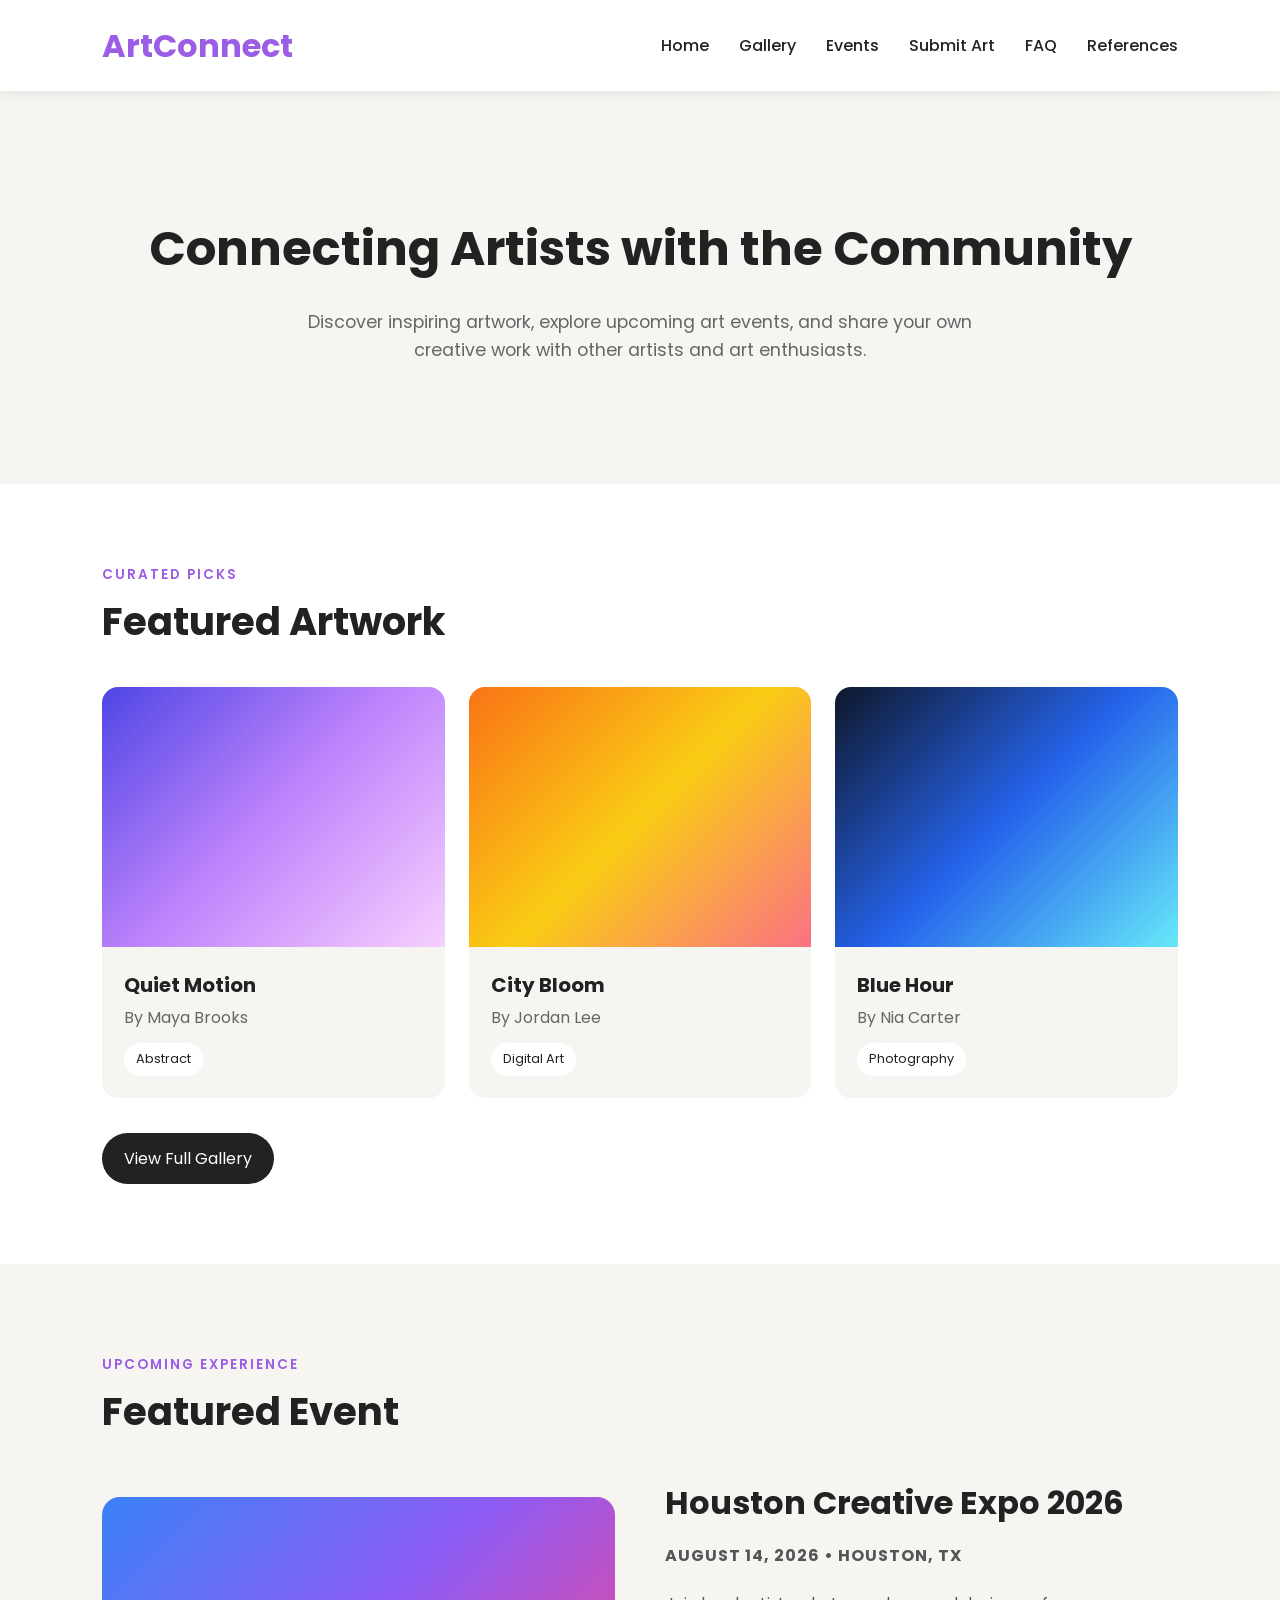
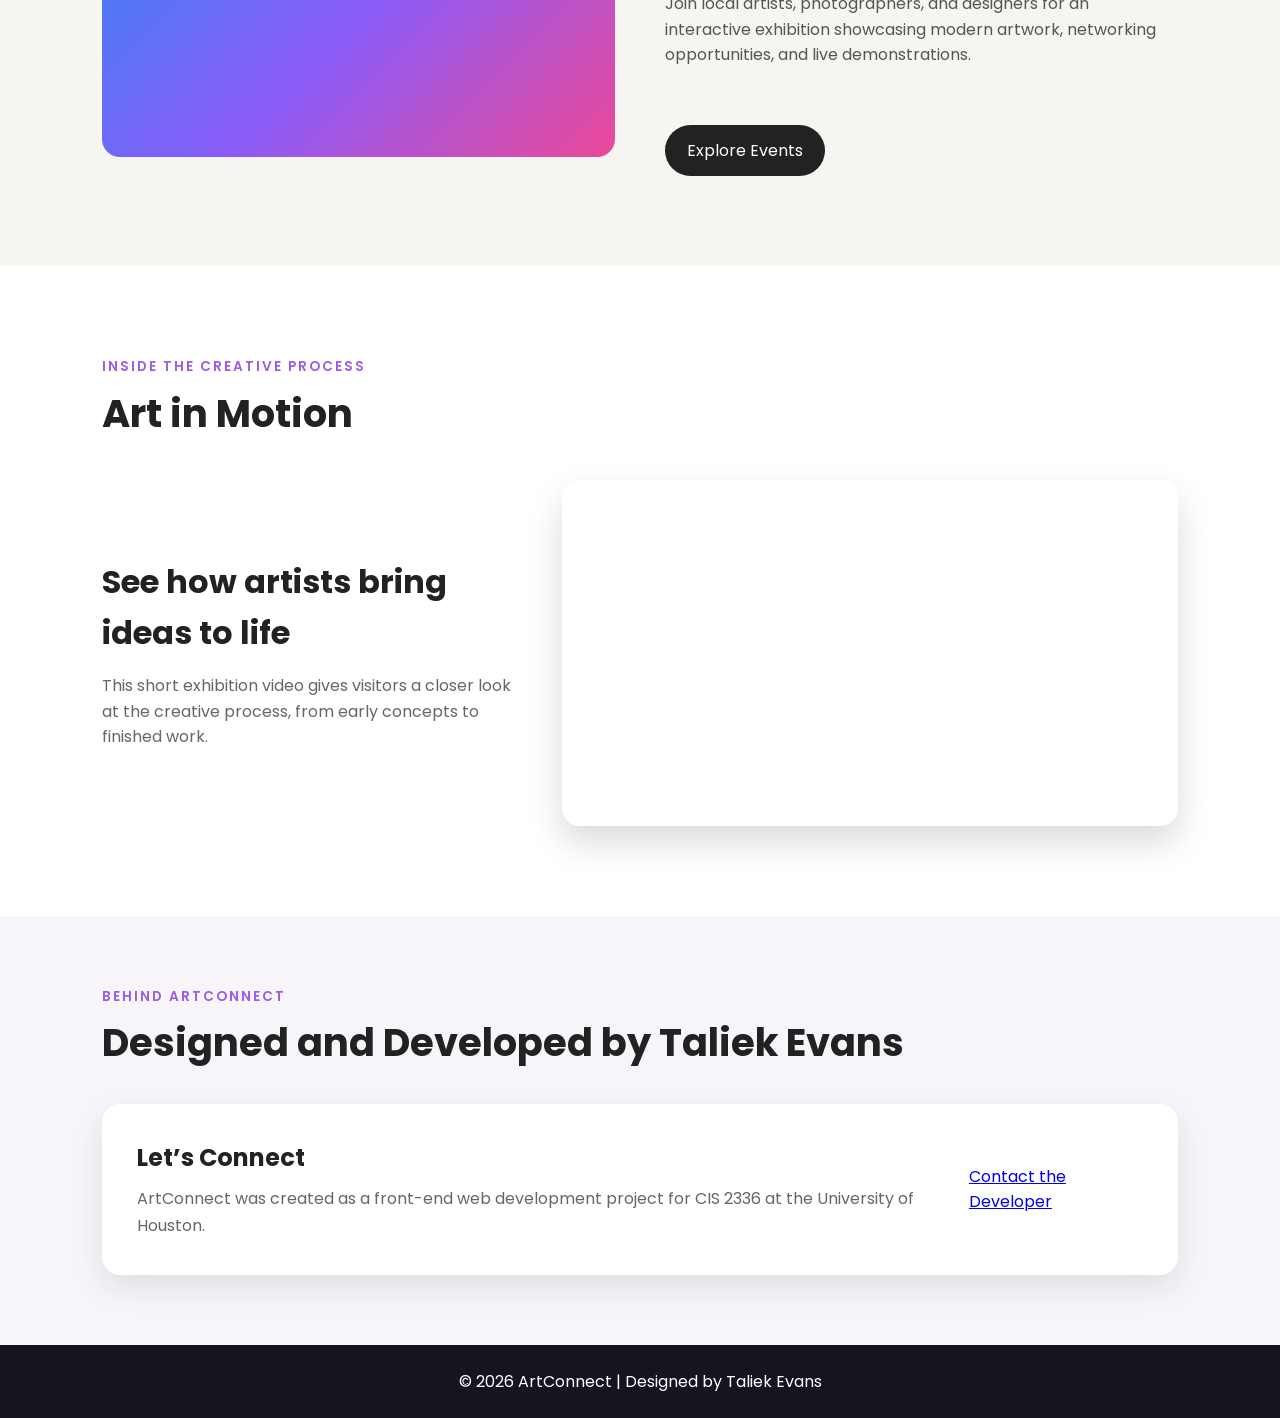
<file: index.html>
<!DOCTYPE html>
<html lang="en">
<head>
    <meta charset="UTF-8">
    <meta name="viewport" content="width=device-width, initial-scale=1.0">
    <title>ArtConnect</title>

    <link rel="stylesheet" href="css/style.css">
</head>

<body>

    <header>

        <div class="logo">
            <h1>ArtConnect</h1>
        </div>

        <nav>
            <ul>
                <li><a href="index.html">Home</a></li>
                <li><a href="pages/gallery.html">Gallery</a></li>
                <li><a href="pages/events.html">Events</a></li>
                <li><a href="pages/submission.html">Submit Art</a></li>
                <li><a href="pages/faq.html">FAQ</a></li>
                <li><a href="pages/references.html">References</a></li>
            </ul>
        </nav>

    </header>

    <main>

        <section class="hero">

            <h2>Connecting Artists with the Community</h2>

            <p>
                Discover inspiring artwork, explore upcoming art events,
                and share your own creative work with other artists and
                art enthusiasts.
            </p>

        </section>
<section class="featured-artwork">
    <div class="section-heading">
        <p>Curated picks</p>
        <h2>Featured Artwork</h2>
    </div>

    <div class="artwork-grid">
        <article class="artwork-card">
            <div class="artwork-image placeholder-one"></div>
            <div class="artwork-info">
                <h3>Quiet Motion</h3>
                <p>By Maya Brooks</p>
                <span>Abstract</span>
            </div>
        </article>

        <article class="artwork-card">
            <div class="artwork-image placeholder-two"></div>
            <div class="artwork-info">
                <h3>City Bloom</h3>
                <p>By Jordan Lee</p>
                <span>Digital Art</span>
            </div>
        </article>

        <article class="artwork-card">
            <div class="artwork-image placeholder-three"></div>
            <div class="artwork-info">
                <h3>Blue Hour</h3>
                <p>By Nia Carter</p>
                <span>Photography</span>
            </div>
        </article>
    </div>

    <a class="view-gallery-button" href="pages/gallery.html">View Full Gallery</a>
</section>
    <section class="featured-event">

    <div class="section-heading">
        <p>Upcoming Experience</p>
        <h2>Featured Event</h2>
    </div>

    <div class="event-container">

        <div class="event-image"></div>

        <div class="event-info">

            <h3>Houston Creative Expo 2026</h3>

            <p class="event-date">
                August 14, 2026 • Houston, TX
            </p>

            <p>
                Join local artists, photographers, and designers for an
                interactive exhibition showcasing modern artwork,
                networking opportunities, and live demonstrations.
            </p>

            <a href="pages/events.html" class="view-gallery-button">
                Explore Events
            </a>

        </div>

    </div>

</section>
<section class="creative-video">
    <div class="section-heading">
        <p>Inside the Creative Process</p>
        <h2>Art in Motion</h2>
    </div>

    <div class="video-layout">
        <div class="video-text">
            <h3>See how artists bring ideas to life</h3>

            <p>
                This short exhibition video gives visitors a closer look at
                the creative process, from early concepts to finished work.
            </p>
        </div>

        <div class="video-wrapper">
            <iframe
                src="https://www.youtube.com/embed/0O2aH4XLbto"
                title="Art exhibition video"
                allowfullscreen>
            </iframe>
        </div>
    </div>
</section>
<section class="developer-contact">
    <div class="section-heading">
        <p>Behind ArtConnect</p>
        <h2>Designed and Developed by Taliek Evans</h2>
    </div>

    <div class="contact-card">
        <div>
            <h3>Let’s Connect</h3>
            <p>
                ArtConnect was created as a front-end web development project
                for CIS 2336 at the University of Houston.
            </p>
        </div>

        <a href="mailto:tdevans7@student.uh.edu">Contact the Developer</a>
    </div>
</section>
</main>
<footer>
    <p>&copy; 2026 ArtConnect | Designed by Taliek Evans</p>
</footer>
    <script src="js/script.js"></script>

</body>
</html>
</file>
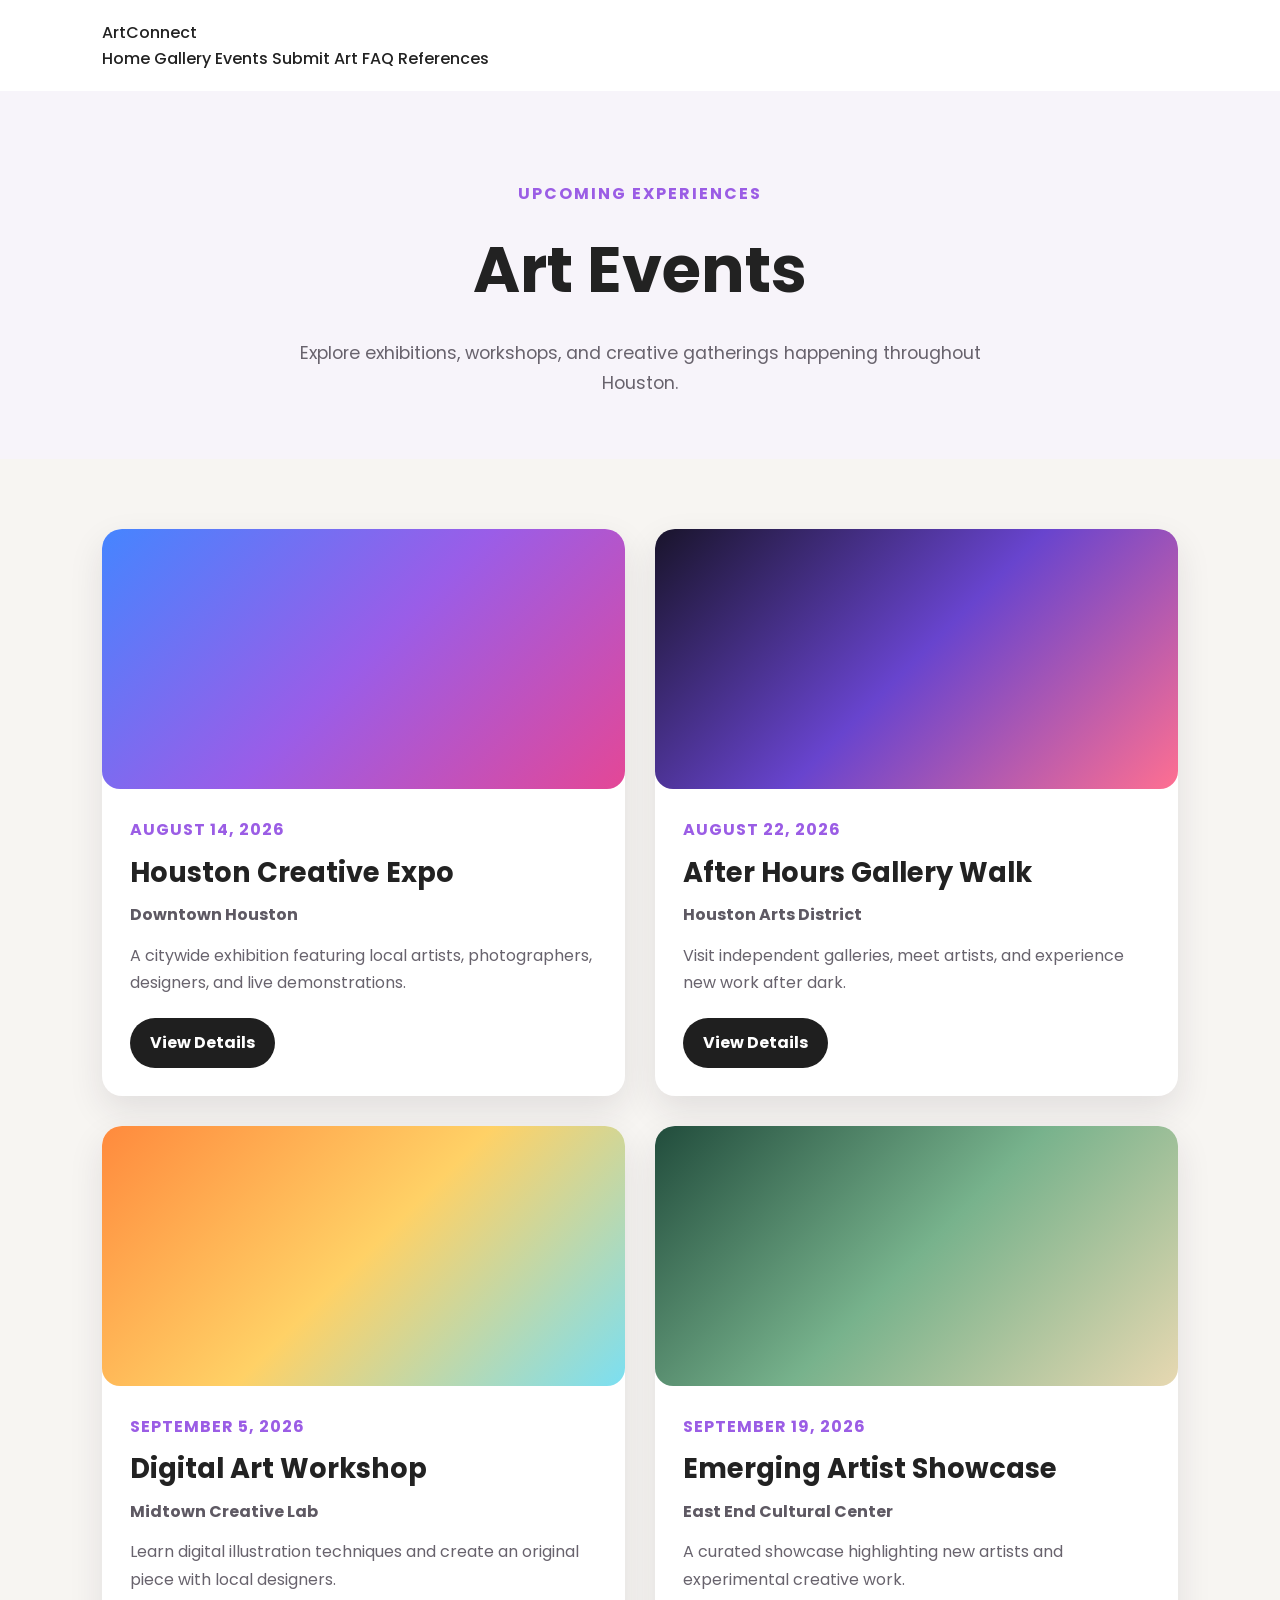
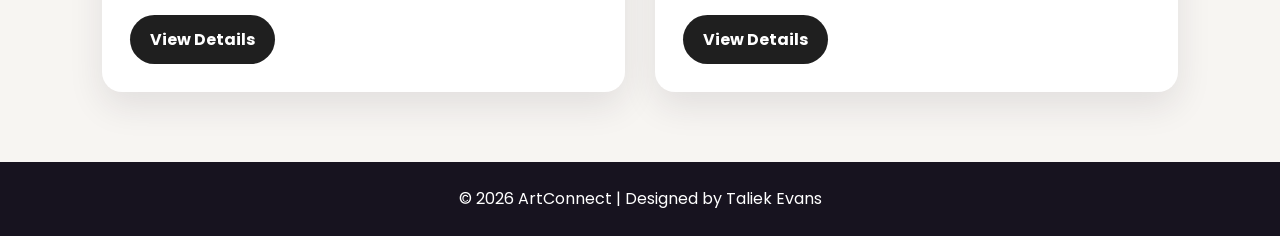
<file: pages/events.html>
<!DOCTYPE html>
<html lang="en">

<head>
    <meta charset="UTF-8">
    <meta name="viewport" content="width=device-width, initial-scale=1.0">
    <title>Events | ArtConnect</title>
    <link rel="stylesheet" href="../css/style.css">
</head>

<body>

    <header>
        <nav class="navbar">
            <a href="../index.html" class="logo">ArtConnect</a>

            <div class="nav-links">
                <a href="../index.html">Home</a>
                <a href="gallery.html">Gallery</a>
                <a href="events.html">Events</a>
                <a href="submission.html">Submit Art</a>
                <a href="faq.html">FAQ</a>
                <a href="references.html">References</a>
            </div>
        </nav>
    </header>

    <main>

        <section class="page-hero">
            <p class="eyebrow">Upcoming Experiences</p>
            <h1>Art Events</h1>
            <p>
                Explore exhibitions, workshops, and creative gatherings
                happening throughout Houston.
            </p>
        </section>

        <section class="events-section">

            <div class="events-grid">

                <article class="event-card">
                    <div class="event-image event-one"></div>

                    <div class="event-card-content">
                        <p class="event-date">August 14, 2026</p>
                        <h2>Houston Creative Expo</h2>
                        <p class="event-location">Downtown Houston</p>
                        <p>
                            A citywide exhibition featuring local artists,
                            photographers, designers, and live demonstrations.
                        </p>

                        <button
                            class="event-details-btn"
                            data-details="The Houston Creative Expo includes live painting, portfolio reviews, artist networking, and interactive installations.">
                            View Details
                        </button>
                    </div>
                </article>

                <article class="event-card">
                    <div class="event-image event-two"></div>

                    <div class="event-card-content">
                        <p class="event-date">August 22, 2026</p>
                        <h2>After Hours Gallery Walk</h2>
                        <p class="event-location">Houston Arts District</p>
                        <p>
                            Visit independent galleries, meet artists, and
                            experience new work after dark.
                        </p>

                        <button
                            class="event-details-btn"
                            data-details="The gallery walk includes guided studio tours, music, refreshments, and artist conversations throughout the evening.">
                            View Details
                        </button>
                    </div>
                </article>

                <article class="event-card">
                    <div class="event-image event-three"></div>

                    <div class="event-card-content">
                        <p class="event-date">September 5, 2026</p>
                        <h2>Digital Art Workshop</h2>
                        <p class="event-location">Midtown Creative Lab</p>
                        <p>
                            Learn digital illustration techniques and create
                            an original piece with local designers.
                        </p>

                        <button
                            class="event-details-btn"
                            data-details="Participants will learn composition, color, layering, and digital painting techniques. Beginners are welcome.">
                            View Details
                        </button>
                    </div>
                </article>

                <article class="event-card">
                    <div class="event-image event-four"></div>

                    <div class="event-card-content">
                        <p class="event-date">September 19, 2026</p>
                        <h2>Emerging Artist Showcase</h2>
                        <p class="event-location">East End Cultural Center</p>
                        <p>
                            A curated showcase highlighting new artists and
                            experimental creative work.
                        </p>

                        <button
                            class="event-details-btn"
                            data-details="The showcase features painting, photography, sculpture, digital art, and audience voting for a featured artist award.">
                            View Details
                        </button>
                    </div>
                </article>

            </div>

            <div id="eventModal" class="event-modal">
                <div class="event-modal-content">
                    <button id="closeEventModal" class="modal-close">
                        &times;
                    </button>

                    <h2>Event Details</h2>
                    <p id="eventModalText"></p>
                </div>
            </div>

        </section>

    </main>

    <footer>
        <p>&copy; 2026 ArtConnect | Designed by Taliek Evans</p>
    </footer>

    <script src="../js/script.js"></script>

</body>
</html>
</file>
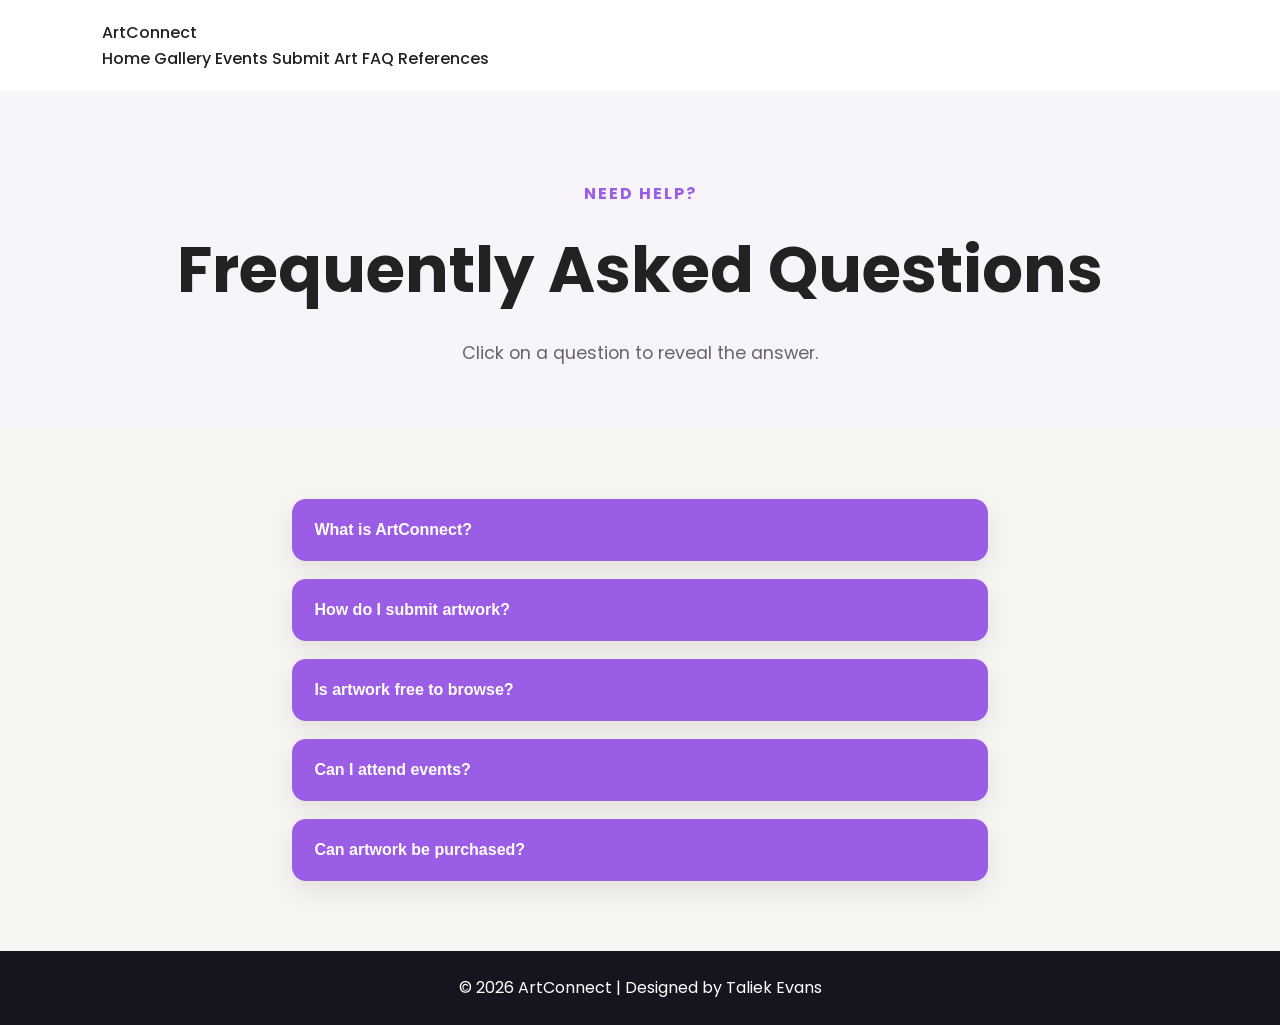
<file: pages/faq.html>
<!DOCTYPE html>
<html lang="en">

<head>
    <meta charset="UTF-8">
    <meta name="viewport" content="width=device-width, initial-scale=1.0">
    <title>FAQ | ArtConnect</title>

    <link rel="stylesheet" href="../css/style.css">
</head>

<body>

<header>
    <nav class="navbar">
        <a href="../index.html" class="logo">ArtConnect</a>

        <div class="nav-links">
            <a href="../index.html">Home</a>
            <a href="gallery.html">Gallery</a>
            <a href="events.html">Events</a>
            <a href="submission.html">Submit Art</a>
            <a href="faq.html">FAQ</a>
            <a href="references.html">References</a>
        </div>
    </nav>
</header>

<main>

<section class="page-hero">
    <p class="eyebrow">Need Help?</p>
    <h1>Frequently Asked Questions</h1>

    <p>
        Click on a question to reveal the answer.
    </p>
</section>

<section class="faq-section">

<div class="faq-item">
<button class="faq-question">
What is ArtConnect?
</button>

<div class="faq-answer">
<p>
ArtConnect is a platform that showcases artwork, promotes events,
and allows artists to submit their work.
</p>
</div>
</div>

<div class="faq-item">
<button class="faq-question">
How do I submit artwork?
</button>

<div class="faq-answer">
<p>
Visit the Submit Art page and complete the submission form.
</p>
</div>
</div>

<div class="faq-item">
<button class="faq-question">
Is artwork free to browse?
</button>

<div class="faq-answer">
<p>
Yes. Visitors can browse artwork at no cost.
</p>
</div>
</div>

<div class="faq-item">
<button class="faq-question">
Can I attend events?
</button>

<div class="faq-answer">
<p>
Yes. Upcoming events are listed on the Events page.
</p>
</div>
</div>

<div class="faq-item">
<button class="faq-question">
Can artwork be purchased?
</button>

<div class="faq-answer">
<p>
Some artwork is available for purchase while others are display only.
</p>
</div>
</div>

</section>

</main>

<footer>
<p>&copy; 2026 ArtConnect | Designed by Taliek Evans</p>
</footer>

<script src="../js/script.js"></script>

</body>
</html>
</file>
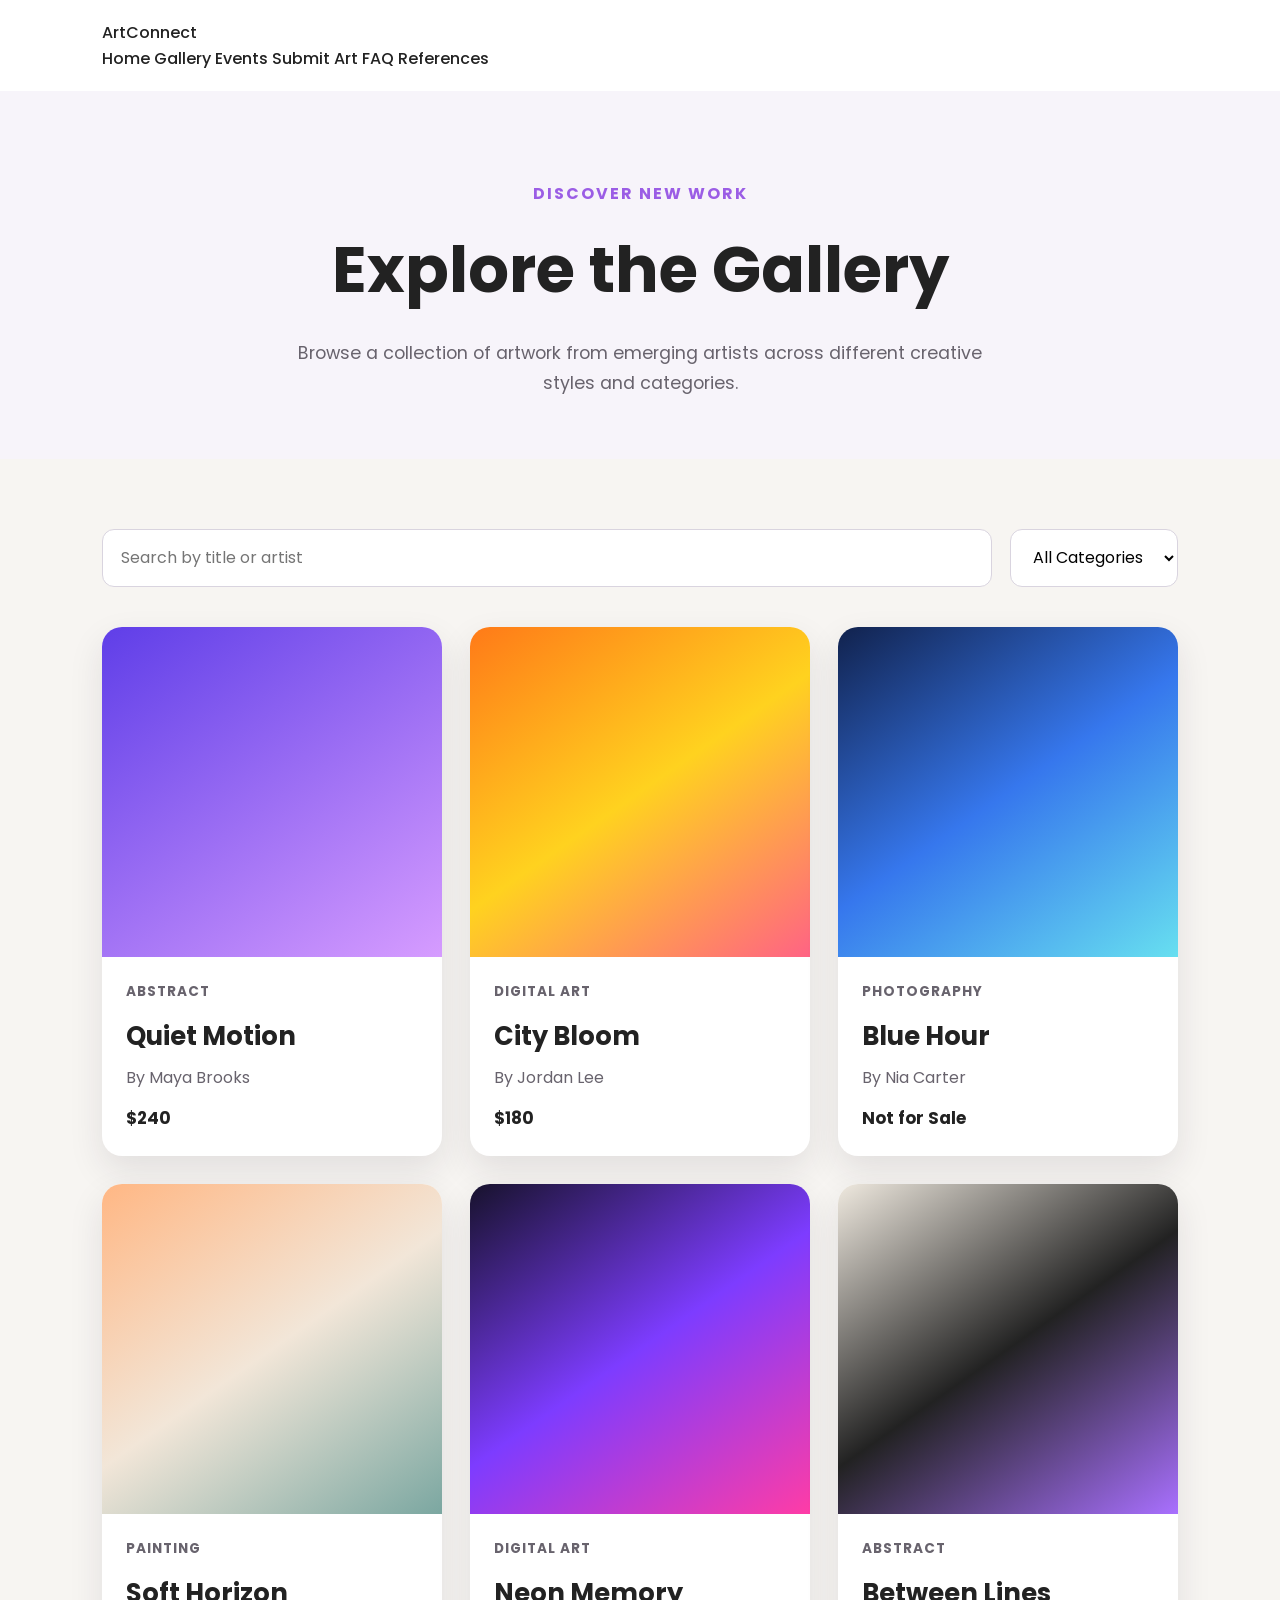
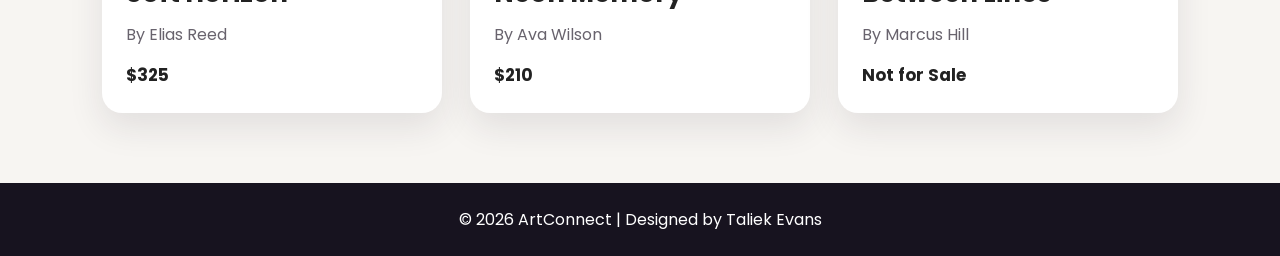
<file: pages/gallery.html>
<!DOCTYPE html>
<html lang="en">

<head>
    <meta charset="UTF-8">
    <meta name="viewport" content="width=device-width, initial-scale=1.0">
    <title>Gallery | ArtConnect</title>

    <link rel="stylesheet" href="../css/style.css">
</head>

<body>

    <header>
        <nav class="navbar">
            <a href="../index.html" class="logo">ArtConnect</a>

            <div class="nav-links">
                <a href="../index.html">Home</a>
                <a href="gallery.html">Gallery</a>
                <a href="events.html">Events</a>
                <a href="submission.html">Submit Art</a>
                <a href="faq.html">FAQ</a>
                <a href="references.html">References</a>
            </div>
        </nav>
    </header>

    <main>

        <section class="page-hero">
            <p class="eyebrow">Discover New Work</p>
            <h1>Explore the Gallery</h1>

            <p>
                Browse a collection of artwork from emerging artists across
                different creative styles and categories.
            </p>
        </section>

        <section class="gallery-section">

            <div class="gallery-controls">
                <input
                    type="text"
                    id="artSearch"
                    placeholder="Search by title or artist">

                <select id="categoryFilter">
                    <option value="all">All Categories</option>
                    <option value="abstract">Abstract</option>
                    <option value="digital">Digital Art</option>
                    <option value="photography">Photography</option>
                    <option value="painting">Painting</option>
                </select>
            </div>

            <div class="gallery-grid">

                <article
                    class="gallery-card"
                    data-category="abstract"
                    data-title="Quiet Motion Maya Brooks">

                    <div class="gallery-image artwork-one"></div>

                    <div class="gallery-card-content">
                        <p class="art-category">Abstract</p>
                        <h2>Quiet Motion</h2>
                        <p>By Maya Brooks</p>
                        <strong>$240</strong>
                    </div>
                </article>

                <article
                    class="gallery-card"
                    data-category="digital"
                    data-title="City Bloom Jordan Lee">

                    <div class="gallery-image artwork-two"></div>

                    <div class="gallery-card-content">
                        <p class="art-category">Digital Art</p>
                        <h2>City Bloom</h2>
                        <p>By Jordan Lee</p>
                        <strong>$180</strong>
                    </div>
                </article>

                <article
                    class="gallery-card"
                    data-category="photography"
                    data-title="Blue Hour Nia Carter">

                    <div class="gallery-image artwork-three"></div>

                    <div class="gallery-card-content">
                        <p class="art-category">Photography</p>
                        <h2>Blue Hour</h2>
                        <p>By Nia Carter</p>
                        <strong>Not for Sale</strong>
                    </div>
                </article>

                <article
                    class="gallery-card"
                    data-category="painting"
                    data-title="Soft Horizon Elias Reed">

                    <div class="gallery-image artwork-four"></div>

                    <div class="gallery-card-content">
                        <p class="art-category">Painting</p>
                        <h2>Soft Horizon</h2>
                        <p>By Elias Reed</p>
                        <strong>$325</strong>
                    </div>
                </article>

                <article
                    class="gallery-card"
                    data-category="digital"
                    data-title="Neon Memory Ava Wilson">

                    <div class="gallery-image artwork-five"></div>

                    <div class="gallery-card-content">
                        <p class="art-category">Digital Art</p>
                        <h2>Neon Memory</h2>
                        <p>By Ava Wilson</p>
                        <strong>$210</strong>
                    </div>
                </article>

                <article
                    class="gallery-card"
                    data-category="abstract"
                    data-title="Between Lines Marcus Hill">

                    <div class="gallery-image artwork-six"></div>

                    <div class="gallery-card-content">
                        <p class="art-category">Abstract</p>
                        <h2>Between Lines</h2>
                        <p>By Marcus Hill</p>
                        <strong>Not for Sale</strong>
                    </div>
                </article>

            </div>

            <p id="noResults" class="no-results">
                No artwork matches your search.
            </p>

        </section>

    </main>

    <footer>
        <p>&copy; 2026 ArtConnect | Designed by Taliek Evans</p>
    </footer>

    <script src="../js/script.js"></script>

</body>
</html>
</file>
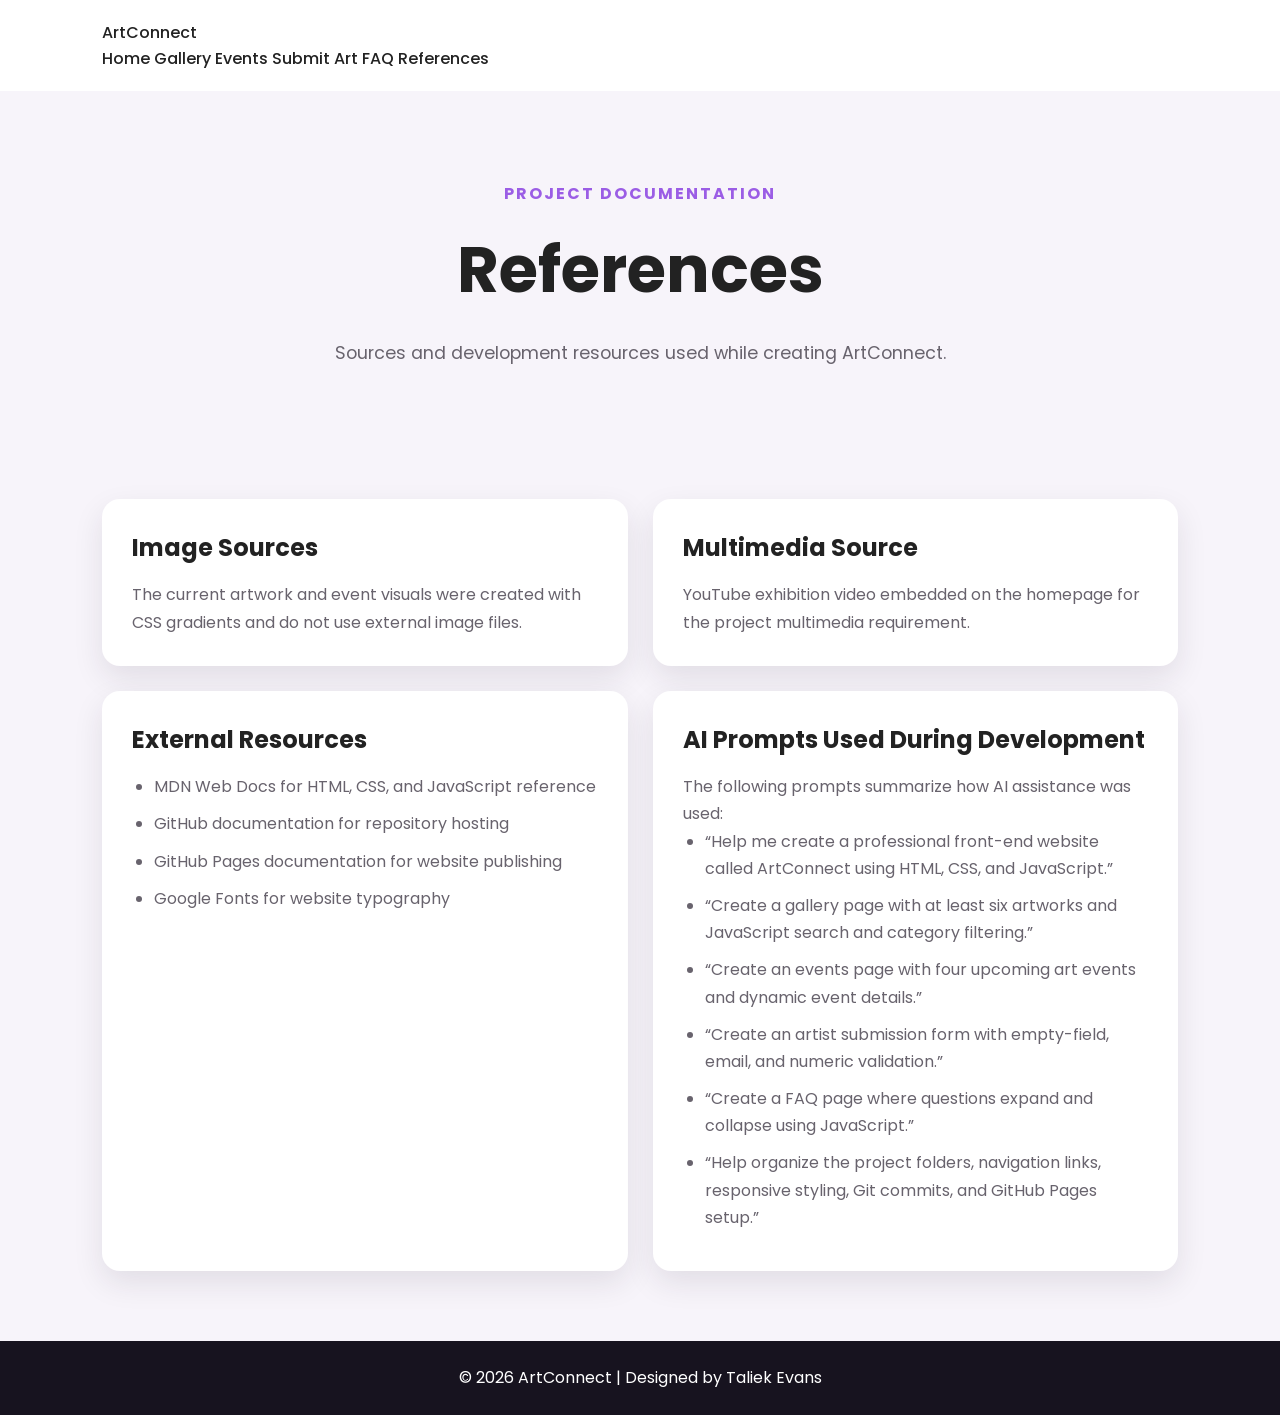
<file: pages/references.html>
<!DOCTYPE html>
<html lang="en">

<head>
    <meta charset="UTF-8">
    <meta name="viewport" content="width=device-width, initial-scale=1.0">
    <title>References | ArtConnect</title>
    <link rel="stylesheet" href="../css/style.css">
</head>

<body>

    <header>
        <nav class="navbar">
            <a href="../index.html" class="logo">ArtConnect</a>

            <div class="nav-links">
                <a href="../index.html">Home</a>
                <a href="gallery.html">Gallery</a>
                <a href="events.html">Events</a>
                <a href="submission.html">Submit Art</a>
                <a href="faq.html">FAQ</a>
                <a href="references.html">References</a>
            </div>
        </nav>
    </header>

    <main>

        <section class="page-hero">
            <p class="eyebrow">Project Documentation</p>
            <h1>References</h1>
            <p>
                Sources and development resources used while creating ArtConnect.
            </p>
        </section>

        <section class="references-section">

            <article class="reference-card">
                <h2>Image Sources</h2>
                <p>
                    The current artwork and event visuals were created with CSS
                    gradients and do not use external image files.
                </p>
            </article>

            <article class="reference-card">
                <h2>Multimedia Source</h2>
                <p>
                    YouTube exhibition video embedded on the homepage for the
                    project multimedia requirement.
                </p>
            </article>

            <article class="reference-card">
                <h2>External Resources</h2>
                <ul>
                    <li>MDN Web Docs for HTML, CSS, and JavaScript reference</li>
                    <li>GitHub documentation for repository hosting</li>
                    <li>GitHub Pages documentation for website publishing</li>
                    <li>Google Fonts for website typography</li>
                </ul>
            </article>

            <article class="reference-card">
                <h2>AI Prompts Used During Development</h2>
                <p>
                    The following prompts summarize how AI assistance was used:
                </p>

                <ul>
                    <li>
                        “Help me create a professional front-end website called
                        ArtConnect using HTML, CSS, and JavaScript.”
                    </li>

                    <li>
                        “Create a gallery page with at least six artworks and
                        JavaScript search and category filtering.”
                    </li>

                    <li>
                        “Create an events page with four upcoming art events and
                        dynamic event details.”
                    </li>

                    <li>
                        “Create an artist submission form with empty-field,
                        email, and numeric validation.”
                    </li>

                    <li>
                        “Create a FAQ page where questions expand and collapse
                        using JavaScript.”
                    </li>

                    <li>
                        “Help organize the project folders, navigation links,
                        responsive styling, Git commits, and GitHub Pages setup.”
                    </li>
                </ul>
            </article>

        </section>

    </main>

    <footer>
        <p>&copy; 2026 ArtConnect | Designed by Taliek Evans</p>
    </footer>

    <script src="../js/script.js"></script>

</body>
</html>
</file>
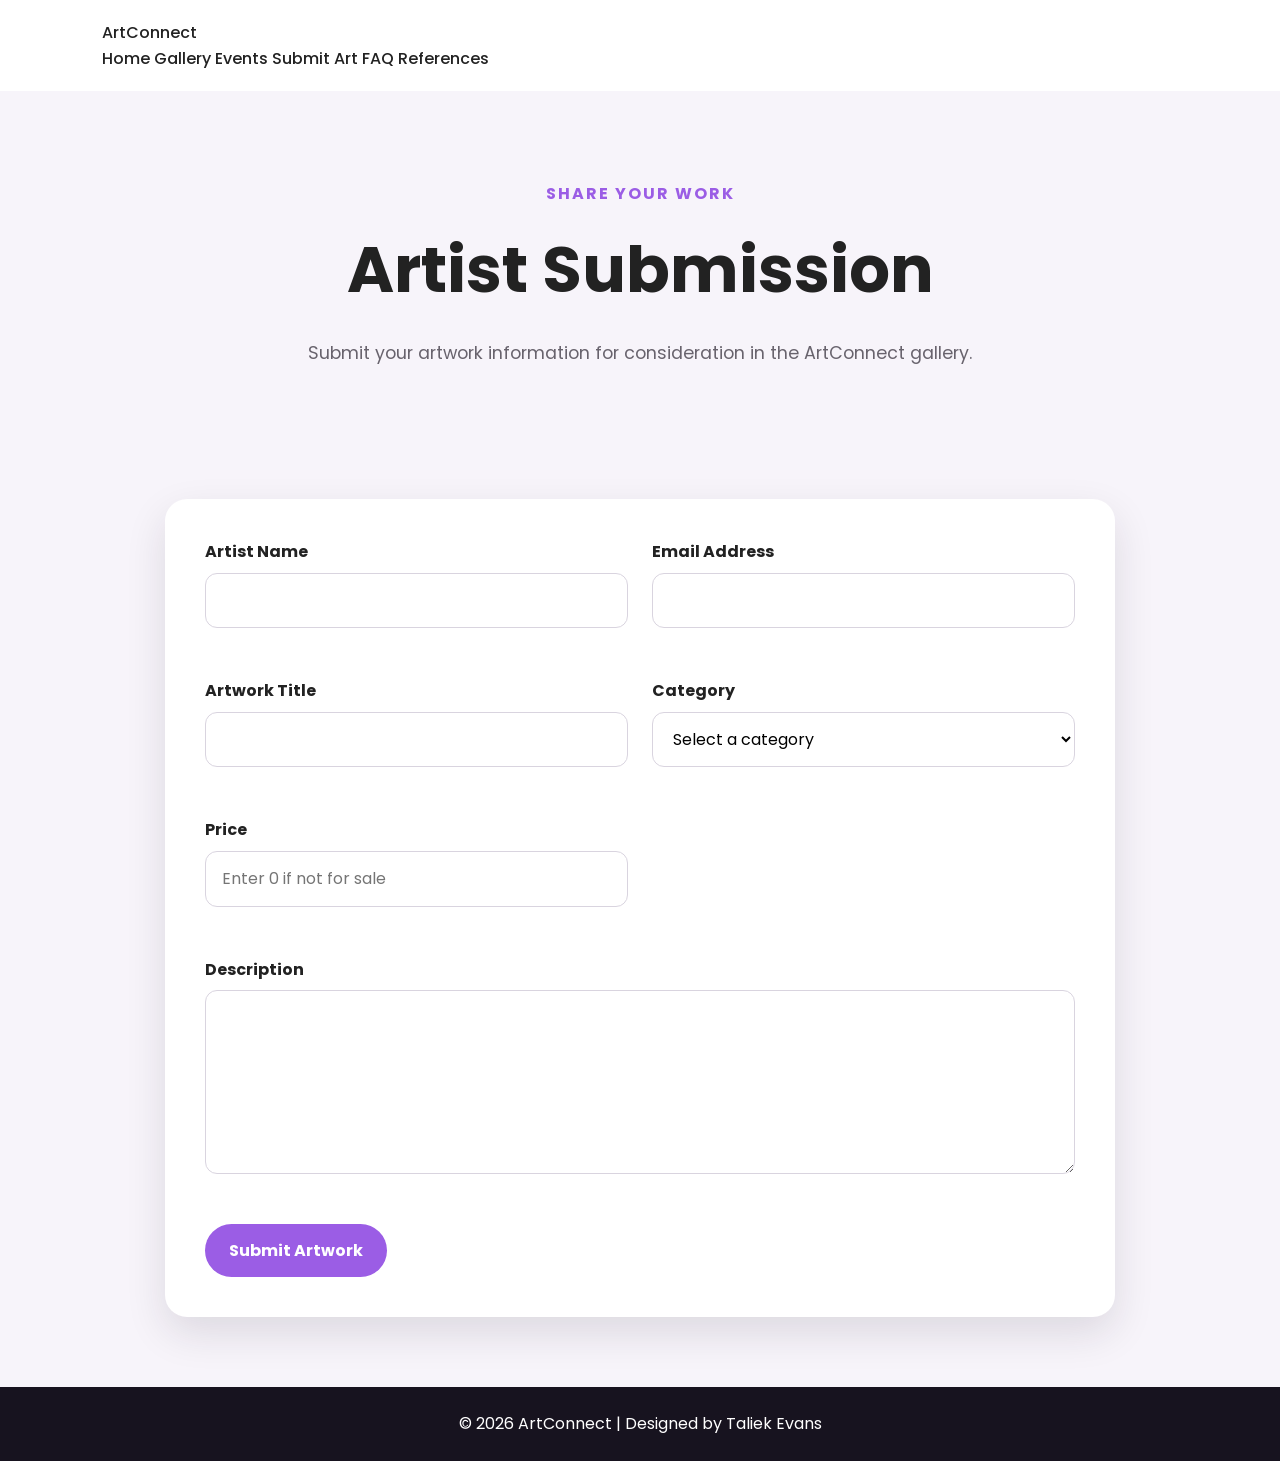
<file: pages/submission.html>
<!DOCTYPE html>
<html lang="en">

<head>
    <meta charset="UTF-8">
    <meta name="viewport" content="width=device-width, initial-scale=1.0">
    <title>Submit Art | ArtConnect</title>
    <link rel="stylesheet" href="../css/style.css">
</head>

<body>

    <header>
        <nav class="navbar">
            <a href="../index.html" class="logo">ArtConnect</a>

            <div class="nav-links">
                <a href="../index.html">Home</a>
                <a href="gallery.html">Gallery</a>
                <a href="events.html">Events</a>
                <a href="submission.html">Submit Art</a>
                <a href="faq.html">FAQ</a>
                <a href="references.html">References</a>
            </div>
        </nav>
    </header>

    <main>

        <section class="page-hero">
            <p class="eyebrow">Share Your Work</p>
            <h1>Artist Submission</h1>
            <p>
                Submit your artwork information for consideration in the
                ArtConnect gallery.
            </p>
        </section>

        <section class="submission-section">

            <form id="artSubmissionForm" class="submission-form" novalidate>

                <div class="form-group">
                    <label for="artistName">Artist Name</label>
                    <input type="text" id="artistName" name="artistName">
                    <small class="error-message" id="artistNameError"></small>
                </div>

                <div class="form-group">
                    <label for="artistEmail">Email Address</label>
                    <input type="email" id="artistEmail" name="artistEmail">
                    <small class="error-message" id="artistEmailError"></small>
                </div>

                <div class="form-group">
                    <label for="artworkTitle">Artwork Title</label>
                    <input type="text" id="artworkTitle" name="artworkTitle">
                    <small class="error-message" id="artworkTitleError"></small>
                </div>

                <div class="form-group">
                    <label for="artworkCategory">Category</label>

                    <select id="artworkCategory" name="artworkCategory">
                        <option value="">Select a category</option>
                        <option value="abstract">Abstract</option>
                        <option value="digital">Digital Art</option>
                        <option value="photography">Photography</option>
                        <option value="painting">Painting</option>
                        <option value="other">Other</option>
                    </select>

                    <small class="error-message" id="artworkCategoryError"></small>
                </div>

                <div class="form-group">
                    <label for="artworkPrice">Price</label>
                    <input
                        type="number"
                        id="artworkPrice"
                        name="artworkPrice"
                        min="0"
                        step="0.01"
                        placeholder="Enter 0 if not for sale">

                    <small class="error-message" id="artworkPriceError"></small>
                </div>

                <div class="form-group full-width">
                    <label for="artworkDescription">Description</label>

                    <textarea
                        id="artworkDescription"
                        name="artworkDescription"
                        rows="6"
                        placeholder="Tell us about the artwork and your creative process.">
                    </textarea>

                    <small class="error-message" id="artworkDescriptionError"></small>
                </div>

                <div class="full-width">
                    <button type="submit" class="submit-art-btn">
                        Submit Artwork
                    </button>
                </div>

                <p id="formSuccess" class="form-success">
                    Your artwork information was submitted successfully.
                </p>

            </form>

        </section>

    </main>

    <footer>
        <p>&copy; 2026 ArtConnect | Designed by Taliek Evans</p>
    </footer>

    <script src="../js/script.js"></script>

</body>
</html>
</file>
<file: css/style.css>
/* Google Font */
@import url('https://fonts.googleapis.com/css2?family=Poppins:wght@300;400;500;600;700&display=swap');

*{
    margin:0;
    padding:0;
    box-sizing:border-box;
}

body{
    font-family:'Poppins',sans-serif;
    background:#f7f5f2;
    color:#222;
    line-height:1.6;
}

header{
    display:flex;
    justify-content:space-between;
    align-items:center;
    padding:20px 8%;
    background:white;
    box-shadow:0 2px 12px rgba(0,0,0,.08);
}

.logo h1{
    color:#9b5de5;
    font-size:2rem;
}

nav ul{
    display:flex;
    list-style:none;
    gap:30px;
}

nav a{
    text-decoration:none;
    color:#222;
    font-weight:500;
    transition:.3s;
}

nav a:hover{
    color:#9b5de5;
}

.hero{
    text-align:center;
    padding:120px 10%;
}

.hero h2{
    font-size:3rem;
    margin-bottom:20px;
}

.hero p{
    max-width:700px;
    margin:auto;
    font-size:1.1rem;
    color:#666;
}.featured-artwork{
    padding:80px 8%;
    background:#ffffff;
}

.section-heading{
    margin-bottom:35px;
}

.section-heading p{
    color:#9b5de5;
    font-size:.85rem;
    font-weight:600;
    letter-spacing:2px;
    text-transform:uppercase;
}

.section-heading h2{
    font-size:2.4rem;
    margin-top:5px;
}

.artwork-grid{
    display:grid;
    grid-template-columns:repeat(3,1fr);
    gap:24px;
}

.artwork-card{
    background:#f7f5f2;
    border-radius:16px;
    overflow:hidden;
    transition:transform .3s ease, box-shadow .3s ease;
}

.artwork-card:hover{
    transform:translateY(-6px);
    box-shadow:0 14px 30px rgba(0,0,0,.12);
}

.artwork-image{
    height:260px;
}

.placeholder-one{
    background:linear-gradient(135deg,#4f46e5,#c084fc,#f5d0fe);
}

.placeholder-two{
    background:linear-gradient(135deg,#f97316,#facc15,#fb7185);
}

.placeholder-three{
    background:linear-gradient(135deg,#0f172a,#2563eb,#67e8f9);
}

.artwork-info{
    padding:22px;
}

.artwork-info h3{
    font-size:1.25rem;
    margin-bottom:4px;
}

.artwork-info p{
    color:#666;
    margin-bottom:12px;
}

.artwork-info span{
    display:inline-block;
    padding:6px 12px;
    background:#ffffff;
    border-radius:999px;
    font-size:.8rem;
}

.view-gallery-button{
    display:inline-block;
    margin-top:35px;
    padding:13px 22px;
    background:#222;
    color:#fff;
    text-decoration:none;
    border-radius:999px;
    transition:.3s;
}

.view-gallery-button:hover{
    background:#9b5de5;
}.featured-event{
    padding:90px 8%;
    background:#f7f5f2;
}

.event-container{
    display:grid;
    grid-template-columns:1fr 1fr;
    gap:50px;
    align-items:center;
}

.event-image{
    height:420px;
    border-radius:18px;
    background:linear-gradient(135deg,#3b82f6,#8b5cf6,#ec4899);
}

.event-info h3{
    font-size:2rem;
    margin-bottom:15px;
}

.event-date{
    color:#9b5de5;
    font-weight:600;
    margin-bottom:18px;
}

.event-info p{
    margin-bottom:22px;
    color:#555;
}.creative-video{
    padding:90px 8%;
    background:#ffffff;
}

.video-layout{
    display:grid;
    grid-template-columns:.8fr 1.2fr;
    gap:50px;
    align-items:center;
}

.video-text h3{
    font-size:2rem;
    margin-bottom:15px;
}

.video-text p{
    color:#666;
}

.video-wrapper{
    position:relative;
    padding-bottom:56.25%;
    height:0;
    overflow:hidden;
    border-radius:18px;
    box-shadow:0 16px 35px rgba(0,0,0,.15);
}

.video-wrapper iframe{
    position:absolute;
    top:0;
    left:0;
    width:100%;
    height:100%;
    border:0;
}/* Gallery Page */

.page-hero {
    padding: 90px 8% 60px;
    text-align: center;
    background: #f7f4fa;
}

.page-hero .eyebrow {
    color: #9b5de5;
    font-weight: 700;
    text-transform: uppercase;
    letter-spacing: 2px;
    margin-bottom: 12px;
}

.page-hero h1 {
    font-size: 4rem;
    margin-bottom: 18px;
}

.page-hero > p:last-child {
    max-width: 700px;
    margin: 0 auto;
    color: #68636d;
    font-size: 1.1rem;
    line-height: 1.7;
}

.gallery-section {
    padding: 70px 8%;
}

.gallery-controls {
    display: flex;
    gap: 18px;
    margin-bottom: 40px;
}

.gallery-controls input,
.gallery-controls select {
    padding: 15px 18px;
    border: 1px solid #d9d4df;
    border-radius: 12px;
    font: inherit;
    background: white;
}

.gallery-controls input {
    flex: 1;
}

.gallery-controls input:focus,
.gallery-controls select:focus {
    outline: 2px solid #9b5de5;
    border-color: transparent;
}

.gallery-grid {
    display: grid;
    grid-template-columns: repeat(3, 1fr);
    gap: 28px;
}

.gallery-card {
    background: white;
    border-radius: 20px;
    overflow: hidden;
    box-shadow: 0 14px 35px rgba(35, 25, 45, 0.1);
    transition: transform 0.25s ease, box-shadow 0.25s ease;
}

.gallery-card:hover {
    transform: translateY(-7px);
    box-shadow: 0 20px 42px rgba(35, 25, 45, 0.16);
}

.gallery-image {
    height: 330px;
}

.artwork-one {
    background: linear-gradient(145deg, #5f3ee8, #d69cff);
}

.artwork-two {
    background: linear-gradient(145deg, #ff7a18, #ffd21f, #ff6384);
}

.artwork-three {
    background: linear-gradient(145deg, #11224d, #3677ed, #67dff0);
}

.artwork-four {
    background: linear-gradient(145deg, #ffb784, #f2e6d8, #7ba7a1);
}

.artwork-five {
    background: linear-gradient(145deg, #17122c, #7d3cff, #ff3ca6);
}

.artwork-six {
    background: linear-gradient(145deg, #efe9df, #222222, #a970ff);
}

.gallery-card-content {
    padding: 24px;
}

.art-category {
    color: #9b5de5;
    font-size: 0.85rem;
    font-weight: 700;
    text-transform: uppercase;
    letter-spacing: 1px;
    margin-bottom: 8px;
}

.gallery-card-content h2 {
    font-size: 1.6rem;
    margin-bottom: 8px;
}

.gallery-card-content p {
    color: #68636d;
    margin-bottom: 14px;
}

.gallery-card-content strong {
    font-size: 1.05rem;
}

.no-results {
    display: none;
    text-align: center;
    margin-top: 35px;
    color: #68636d;
    font-weight: 600;
}

@media (max-width: 900px) {
    .gallery-grid {
        grid-template-columns: repeat(2, 1fr);
    }

    .page-hero h1 {
        font-size: 3rem;
    }
}

@media (max-width: 650px) {
    .gallery-controls {
        flex-direction: column;
    }

    .gallery-grid {
        grid-template-columns: 1fr;
    }

    .page-hero {
        padding-top: 60px;
    }

    .page-hero h1 {
        font-size: 2.4rem;
    }
}/* Events Page */

.events-section {
    padding: 70px 8%;
}

.events-grid {
    display: grid;
    grid-template-columns: repeat(2, 1fr);
    gap: 30px;
}

.event-card {
    background: white;
    border-radius: 20px;
    overflow: hidden;
    box-shadow: 0 14px 35px rgba(35, 25, 45, 0.1);
}

.event-image {
    height: 260px;
}

.event-one {
    background: linear-gradient(135deg, #4585ff, #9a5de8, #e44796);
}

.event-two {
    background: linear-gradient(135deg, #19142b, #6844ce, #ff6f91);
}

.event-three {
    background: linear-gradient(135deg, #ff8a3d, #ffd166, #7bdff2);
}

.event-four {
    background: linear-gradient(135deg, #214c3c, #77b28c, #e7d8b1);
}

.event-card-content {
    padding: 28px;
}

.event-date {
    color: #9b5de5;
    font-weight: 700;
    text-transform: uppercase;
    letter-spacing: 1px;
    margin-bottom: 8px;
}

.event-card-content h2 {
    font-size: 1.7rem;
    margin-bottom: 8px;
}

.event-location {
    color: #5e5963;
    font-weight: 700;
    margin-bottom: 14px;
}

.event-card-content > p:last-of-type {
    color: #68636d;
    line-height: 1.7;
    margin-bottom: 22px;
}

.event-details-btn {
    border: none;
    background: #1f1f1f;
    color: white;
    padding: 12px 20px;
    border-radius: 30px;
    font: inherit;
    font-weight: 700;
    cursor: pointer;
}

.event-details-btn:hover {
    background: #9b5de5;
}

.event-modal {
    display: none;
    position: fixed;
    inset: 0;
    background: rgba(15, 12, 20, 0.72);
    align-items: center;
    justify-content: center;
    padding: 20px;
    z-index: 1000;
}

.event-modal.show {
    display: flex;
}

.event-modal-content {
    position: relative;
    background: white;
    max-width: 560px;
    width: 100%;
    padding: 40px;
    border-radius: 20px;
    box-shadow: 0 20px 55px rgba(0, 0, 0, 0.3);
}

.event-modal-content h2 {
    margin-bottom: 15px;
}

.event-modal-content p {
    color: #68636d;
    line-height: 1.7;
}

.modal-close {
    position: absolute;
    top: 12px;
    right: 16px;
    border: none;
    background: none;
    font-size: 2rem;
    cursor: pointer;
}

@media (max-width: 800px) {
    .events-grid {
        grid-template-columns: 1fr;
    }
}/* Submission Page */

.submission-section {
    padding: 70px 8%;
    background: #f7f4fa;
}

.submission-form {
    max-width: 950px;
    margin: 0 auto;
    background: white;
    padding: 40px;
    border-radius: 22px;
    box-shadow: 0 16px 40px rgba(35, 25, 45, 0.12);
    display: grid;
    grid-template-columns: repeat(2, 1fr);
    gap: 24px;
}

.form-group {
    display: flex;
    flex-direction: column;
}

.form-group label {
    font-weight: 700;
    margin-bottom: 8px;
}

.form-group input,
.form-group select,
.form-group textarea {
    width: 100%;
    padding: 14px 16px;
    border: 1px solid #d9d4df;
    border-radius: 12px;
    font: inherit;
    background: white;
}

.form-group textarea {
    resize: vertical;
}

.form-group input:focus,
.form-group select:focus,
.form-group textarea:focus {
    outline: 2px solid #9b5de5;
    border-color: transparent;
}

.full-width {
    grid-column: 1 / -1;
}

.error-message {
    color: #c62828;
    min-height: 20px;
    margin-top: 6px;
    font-size: 0.88rem;
}

.input-error {
    border-color: #c62828 !important;
}

.submit-art-btn {
    border: none;
    background: #9b5de5;
    color: white;
    padding: 14px 24px;
    border-radius: 30px;
    font: inherit;
    font-weight: 700;
    cursor: pointer;
}

.submit-art-btn:hover {
    background: #7f43ca;
}

.form-success {
    display: none;
    grid-column: 1 / -1;
    padding: 16px;
    border-radius: 12px;
    background: #e7f7ec;
    color: #216e39;
    font-weight: 700;
}

.form-success.show {
    display: block;
}

@media (max-width: 700px) {
    .submission-form {
        grid-template-columns: 1fr;
        padding: 25px;
    }

    .full-width {
        grid-column: auto;
    }
}/* FAQ */

.faq-section{
    max-width:900px;
    margin:70px auto;
    padding:0 8%;
}

.faq-item{
    margin-bottom:18px;
    border-radius:14px;
    overflow:hidden;
    box-shadow:0 10px 24px rgba(0,0,0,.08);
}

.faq-question{
    width:100%;
    padding:22px;
    border:none;
    background:#9b5de5;
    color:white;
    text-align:left;
    font-size:1rem;
    font-weight:700;
    cursor:pointer;
}

.faq-answer{
    display:none;
    background:white;
    padding:22px;
}

.faq-answer.show{
    display:block;
}/* References Page */

.references-section {
    padding: 70px 8%;
    background: #f7f4fa;
    display: grid;
    grid-template-columns: repeat(2, 1fr);
    gap: 25px;
}

.reference-card {
    background: white;
    padding: 30px;
    border-radius: 18px;
    box-shadow: 0 12px 30px rgba(35, 25, 45, 0.1);
}

.reference-card h2 {
    margin-bottom: 14px;
    font-size: 1.5rem;
}

.reference-card p,
.reference-card li {
    color: #68636d;
    line-height: 1.7;
}

.reference-card ul {
    padding-left: 22px;
}

.reference-card li {
    margin-bottom: 10px;
}

@media (max-width: 750px) {
    .references-section {
        grid-template-columns: 1fr;
    }
}/* Developer Contact + Footer */

.developer-contact {
    padding: 70px 8%;
    background: #f7f4fa;
}

.developer-contact .section-heading {
    margin-bottom: 30px;
}

.contact-card {
    display: flex;
    justify-content: space-between;
    align-items: center;
    gap: 30px;
    background: white;
    padding: 35px;
    border-radius: 18px;
    box-shadow: 0 12px 30px rgba(35, 25, 45, 0.1);
}

.contact-card h3 {
    font-size: 1.5rem;
    margin-bottom: 8px;
}

.contact-card p {
    color: #68636d;
    line-height: 1.7;
}

.contact-info {
    text-align: right;
}

.contact-info a {
    color: #8b4de8;
    font-weight: 700;
    text-decoration: none;
}

.contact-info a:hover {
    text-decoration: underline;
}

footer {
    background: #17131f;
    color: white;
    text-align: center;
    padding: 24px 8%;
}

@media (max-width: 700px) {
    .contact-card {
        flex-direction: column;
        align-items: flex-start;
    }

    .contact-info {
        text-align: left;
    }
}
</file>
